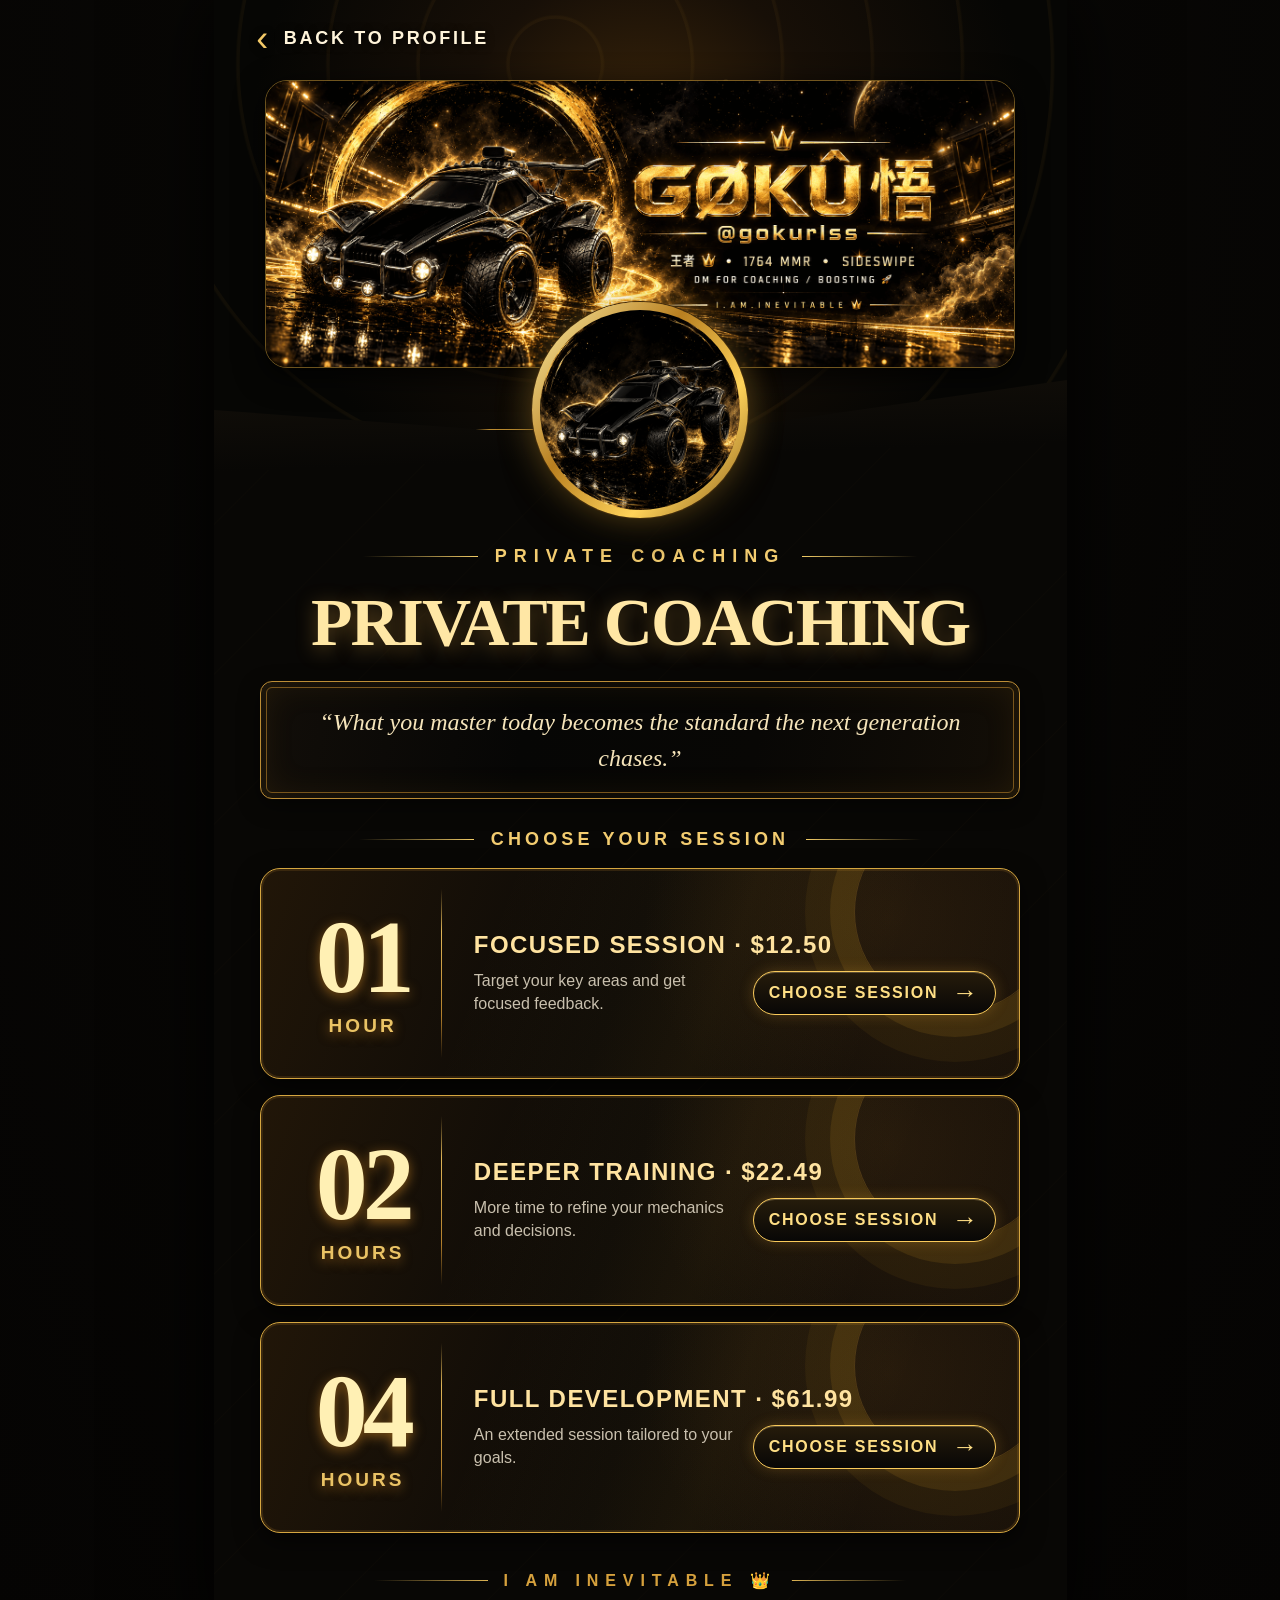
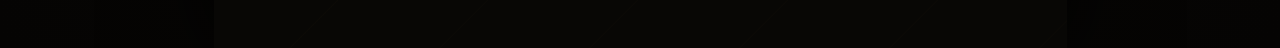
<file: coaching.html>
<!doctype html>
<html lang="en">
<head>
  <meta charset="utf-8">
  <meta name="viewport" content="width=device-width, initial-scale=1, viewport-fit=cover">
  <meta name="theme-color" content="#070604">
  <meta name="description" content="Private Sideswipe coaching. Choose a 1, 2, or 4 hour session.">
  <title>Private Coaching · GØKÛ</title>
  <link rel="icon" type="image/x-icon" href="favicon.ico">
  <link rel="icon" type="image/png" href="assets/favicon.png">
  <style>
    :root { color-scheme:dark; --ink:#070604; --panel:#100d08; --gold:#ddaf49; --pale:#ffe7a5; --line:#c69635; --muted:#b8ac96; }
    * { box-sizing:border-box; }
    html { background:var(--ink); scroll-behavior:smooth; }
    body { margin:0; color:#fff4d6; font-family:Arial,Helvetica,sans-serif; background:radial-gradient(ellipse at 50% 0%,#211507 0%,#080705 42%,#050403 100%); }
    button,a { -webkit-tap-highlight-color:transparent; }
    .page { position:relative; width:min(100%,853px); min-height:100vh; margin:auto; overflow:hidden; background:#080705; box-shadow:0 0 80px #000; }
    .page::before { content:""; position:absolute; inset:0; z-index:0; pointer-events:none; opacity:.34; background:repeating-linear-gradient(135deg,transparent 0 52px,#986a1e12 53px,transparent 54px 106px); }
    .page>* { position:relative; }
    .hero { height:clamp(300px,51vw,430px); position:relative; border-bottom:1px solid #b98a30; background:radial-gradient(circle at 50% 34%,#3e270a 0%,#170f07 35%,#060604 76%); isolation:isolate; }
    .hero::before { content:""; position:absolute; inset:0; z-index:-1; opacity:.44; background:radial-gradient(circle at 10% 24%,#eeb74555 0 2px,transparent 3px),radial-gradient(circle at 87% 30%,#efc87666 0 1px,transparent 3px),radial-gradient(circle at 60% 19%,#d7a74b44 0 2px,transparent 3px),repeating-radial-gradient(circle at 40% 15%,transparent 0 45px,#d49a2d20 46px 48px,transparent 50px 90px); }
    .hero::after { content:""; position:absolute; left:-7%; right:-7%; bottom:-28px; height:70px; transform:rotate(-2deg); border-top:2px solid #b78328; background:linear-gradient(180deg,#100d08,#080705); clip-path:polygon(0 5%,50% 78%,100% 5%,100% 100%,0 100%); z-index:2; pointer-events:none; }
    .back { position:absolute; top:28px; left:5%; z-index:4; display:inline-flex; align-items:center; gap:13px; color:#fff4da; text-decoration:none; font-size:clamp(11px,2.1vw,18px); font-weight:800; letter-spacing:.15em; text-shadow:0 1px 8px #000; }
    .back .arrow { color:#f3c967; font-size:2em; font-weight:400; line-height:.5; transition:transform .2s; }
    .back:hover .arrow { transform:translateX(-5px); }
    .back:focus-visible,.select:focus-visible { outline:3px solid #fff4bb; outline-offset:4px; }
    .banner-img { position:absolute; inset:80px 6% 61px; width:calc(100% - 12%); height:calc(100% - 141px); object-fit:cover; object-position:center; border:1px solid #c6963588; border-radius:22px; box-shadow:0 8px 30px #000c; z-index:1; }
    .pfp-wrap { position:relative; z-index:3; display:grid; place-items:center; width:clamp(144px,25.5%,216px); aspect-ratio:1; margin:clamp(-128px,-14vw,-86px) auto 28px; border-radius:50%; padding:8px; background:linear-gradient(130deg,#fff0a7,#b87f20 40%,#ffd35a 70%,#865a19); box-shadow:0 0 0 1px #412b0b,0 0 35px #e2aa3a66,0 18px 30px #000a; }
    .pfp-img { display:block; width:100%; height:100%; object-fit:cover; border-radius:50%; }
    .content { padding:0 clamp(21px,5.5%,47px) 58px; }
    .eyebrow,.section-title { display:flex; align-items:center; justify-content:center; gap:17px; margin:0; color:#f3cc70; font-size:clamp(12px,2.1vw,18px); font-weight:800; letter-spacing:.39em; text-align:center; }
    .eyebrow::before,.eyebrow::after,.section-title::before,.section-title::after { content:""; height:1px; width:clamp(30px,11vw,115px); flex:none; background:linear-gradient(90deg,transparent,#f2cc67); }
    .eyebrow::after,.section-title::after { transform:scaleX(-1); }
    h1 { max-width:730px; margin:20px auto 24px; color:var(--pale); font:700 clamp(34px,6.7vw,68px)/1.03 Georgia,"Times New Roman",serif; letter-spacing:-.03em; text-align:center; text-shadow:0 4px 20px #d79d3e66; }
    .quote { position:relative; margin:0 auto 30px; padding:22px 24px; border:1px solid #bc8d36; outline:1px solid #78551c; outline-offset:-7px; border-radius:12px; background:linear-gradient(100deg,#120e09,#060605 35%,#080705 65%,#130e07); color:#f5e4ba; font:italic clamp(16px,2.5vw,24px)/1.5 Georgia,"Times New Roman",serif; text-align:center; box-shadow:inset 0 0 35px #ba83251d,0 7px 22px #0007; }
    .section-title { margin:22px 0 18px; letter-spacing:.23em; white-space:nowrap; }
    .cards { display:grid; gap:16px; }
    .card { position:relative; display:grid; grid-template-columns:22% 1px 1fr; align-items:center; min-height:211px; padding:20px 23px; overflow:hidden; border:1px solid #d5a640; border-radius:20px; background:radial-gradient(circle at 83% 24%,#66431a3d,transparent 38%),linear-gradient(110deg,#211608 0%,#0b0907 48%,#171008 100%); box-shadow:inset 0 0 0 2px #6e4d1c55,0 9px 24px #0009; transition:border-color .2s,box-shadow .2s,transform .2s; }
    .card::before { content:""; position:absolute; z-index:0; width:200px; height:200px; right:-37px; top:-58px; border:1px solid #c18d2d44; border-radius:50%; box-shadow:0 0 0 24px #d69d2420,0 0 0 49px #d69d2410; pointer-events:none; }
    .card::after { content:""; position:absolute; inset:0; pointer-events:none; background:linear-gradient(110deg,transparent 30%,#e6ac2810 60%,transparent 80%); }
    .card:hover { transform:translateY(-3px); border-color:#ffe096; box-shadow:inset 0 0 0 2px #ac8130,0 14px 32px #000b,0 0 19px #c7922966; }
    .duration,.details,.divider { position:relative; z-index:1; }
    .duration { text-align:center; color:#fff0b4; text-shadow:0 3px 12px #bd7c23aa; }
    .number { display:block; font:700 clamp(52px,10vw,104px)/.9 Georgia,serif; letter-spacing:-.05em; }
    .unit { display:block; margin-top:11px; color:#eac365; font-size:clamp(11px,2vw,19px); font-weight:800; letter-spacing:.16em; }
    .divider { align-self:stretch; background:linear-gradient(transparent,#dfb557 25%,#b37f2b 75%,transparent); }
    .details { display:grid; grid-template-columns:1fr auto; align-items:end; column-gap:12px; padding-left:clamp(15px,3vw,32px); }
    .details h2 { grid-column:1/-1; margin:0 0 11px; color:#ffe3a0; font-size:clamp(17px,2.7vw,24px); line-height:1.1; font-weight:800; letter-spacing:.06em; }
    .details p { max-width:270px; margin:0; color:#c9c0ae; font-size:clamp(11px,1.8vw,16px); line-height:1.45; }
    .select { display:inline-flex; align-items:center; justify-content:center; gap:14px; min-width:210px; padding:12px 15px; border:1px solid #f9ca5b; border-radius:999px; color:#ffdf85; background:linear-gradient(180deg,#261c0b,#080706); box-shadow:inset 0 1px #ffe2a540,0 0 14px #d69b3144; font-size:clamp(11px,1.8vw,16px); font-weight:800; letter-spacing:.11em; text-align:center; text-decoration:none; white-space:nowrap; transition:background .2s,transform .2s; }
    .select:hover { background:#38280e; transform:translateX(3px); }
    .select span { font-size:1.6em; line-height:.7; }
    footer { display:flex; align-items:center; justify-content:center; gap:16px; margin-top:38px; color:#d6a13d; font-size:clamp(11px,2vw,16px); font-weight:700; letter-spacing:.43em; text-align:center; }
    footer::before,footer::after { content:""; height:1px; width:15%; background:linear-gradient(90deg,transparent,#dbb253); }
    footer::after { transform:scaleX(-1); }
    .toast { position:fixed; z-index:10; left:50%; bottom:max(20px,env(safe-area-inset-bottom)); width:max-content; max-width:90vw; padding:12px 18px; transform:translate(-50%,15px); opacity:0; pointer-events:none; border:1px solid #d6a645; border-radius:999px; background:#100d08f2; color:#ffe8ac; box-shadow:0 10px 30px #000b; font-size:13px; text-align:center; transition:opacity .2s,transform .2s; }
    .toast.visible { opacity:1; transform:translate(-50%,0); }
    @media(max-width:650px) {
      .hero { height:330px; }
      .banner-img { top:69px; bottom:48px; height:calc(100% - 117px); }
      .pfp-wrap { margin-top:-94px; }
      .card { grid-template-columns:25% 1px 1fr; min-height:230px; padding:18px 14px; border-radius:15px; }
      .details { display:block; padding-left:16px; }
      .details p { margin-bottom:13px; }
      .select { min-width:0; width:100%; padding:10px 8px; gap:7px; }
      .eyebrow { letter-spacing:.2em; }
    }
    @media(max-width:380px) { .card { grid-template-columns:27% 1px 1fr; } .details h2 { font-size:16px; } .select { font-size:10px; } }
    @media(prefers-reduced-motion:reduce) { html { scroll-behavior:auto; } .card,.select,.back .arrow,.toast { transition:none; } }
  </style>
</head>
<body>
  <main class="page">
    <header class="hero">
      <a class="back" href="index.html"><span class="arrow" aria-hidden="true">‹</span> BACK TO PROFILE</a>
      <img src="assets/banner.png" alt="GØKÛ Profile Banner" class="banner-img" loading="eager">
    </header>
    <div class="pfp-wrap">
      <img src="assets/pfp.png" alt="GØKÛ profile photo" class="pfp-img" loading="eager">
    </div>
    <div class="content">
      <p class="eyebrow">PRIVATE COACHING</p>
      <h1>PRIVATE COACHING</h1>
      <blockquote class="quote">“What you master today becomes the standard the next generation chases.”</blockquote>
      <h2 class="section-title">CHOOSE YOUR SESSION</h2>
      <section class="cards" aria-label="Coaching session choices">
        <article class="card">
          <div class="duration"><span class="number">01</span><span class="unit">HOUR</span></div><div class="divider" aria-hidden="true"></div>
          <div class="details"><h2>FOCUSED SESSION · $12.50</h2><p>Target your key areas and get focused feedback.</p><a class="select" href="https://buy.stripe.com/00w6oI4WP5GP0qVeIX0RG00" data-plan="one" target="_blank" rel="noopener noreferrer" aria-label="Choose one hour coaching for $12.50">CHOOSE SESSION <span aria-hidden="true">→</span></a></div>
        </article>
        <article class="card">
          <div class="duration"><span class="number">02</span><span class="unit">HOURS</span></div><div class="divider" aria-hidden="true"></div>
          <div class="details"><h2>DEEPER TRAINING · $22.49</h2><p>More time to refine your mechanics and decisions.</p><a class="select" href="https://buy.stripe.com/4gM00kfBt7OXgpT58n0RG01" data-plan="two" target="_blank" rel="noopener noreferrer" aria-label="Choose two hours coaching for $22.49">CHOOSE SESSION <span aria-hidden="true">→</span></a></div>
        </article>
        <article class="card">
          <div class="duration"><span class="number">04</span><span class="unit">HOURS</span></div><div class="divider" aria-hidden="true"></div>
          <div class="details"><h2>FULL DEVELOPMENT · $61.99</h2><p>An extended session tailored to your goals.</p><a class="select" href="https://buy.stripe.com/3cIeVe1KDd9hb5z7gv0RG02" data-plan="four" target="_blank" rel="noopener noreferrer" aria-label="Choose four hours coaching for $61.99">CHOOSE SESSION <span aria-hidden="true">→</span></a></div>
        </article>
      </section>
      <footer>I AM INEVITABLE 👑</footer>
    </div>
  </main>
  <div class="toast" id="toast" role="status" aria-live="polite"></div>
  <script>
    /* STRIPE PAYMENT LINKS */
    const PAYMENT_LINKS = {
      one: 'https://buy.stripe.com/00w6oI4WP5GP0qVeIX0RG00',  // 01 hour checkout URL ($12.50)
      two: 'https://buy.stripe.com/4gM00kfBt7OXgpT58n0RG01',  // 02 hours checkout URL ($22.49)
      four: 'https://buy.stripe.com/3cIeVe1KDd9hb5z7gv0RG02'  // 04 hours checkout URL ($61.99)
    };
    const toast = document.getElementById('toast');
    let toastTimer;
    function notice(message) {
      clearTimeout(toastTimer);
      toast.textContent = message;
      toast.classList.add('visible');
      toastTimer = setTimeout(() => toast.classList.remove('visible'), 3000);
    }
    document.querySelectorAll('[data-plan]').forEach(button => {
      button.addEventListener('click', event => {
        const url = PAYMENT_LINKS[button.dataset.plan]?.trim();
        if (!url) { event.preventDefault(); notice('Checkout link coming soon 👑'); return; }
        try {
          const target = new URL(url);
          if (target.protocol !== 'https:' || !/^(buy|checkout)\.stripe\.com$/.test(target.hostname)) throw new Error('Invalid Stripe URL');
          button.href = target.href;
        } catch (_) { event.preventDefault(); notice('Check the Stripe link in the code.'); }
      });
    });
  </script>
</body>
</html>
</file>
